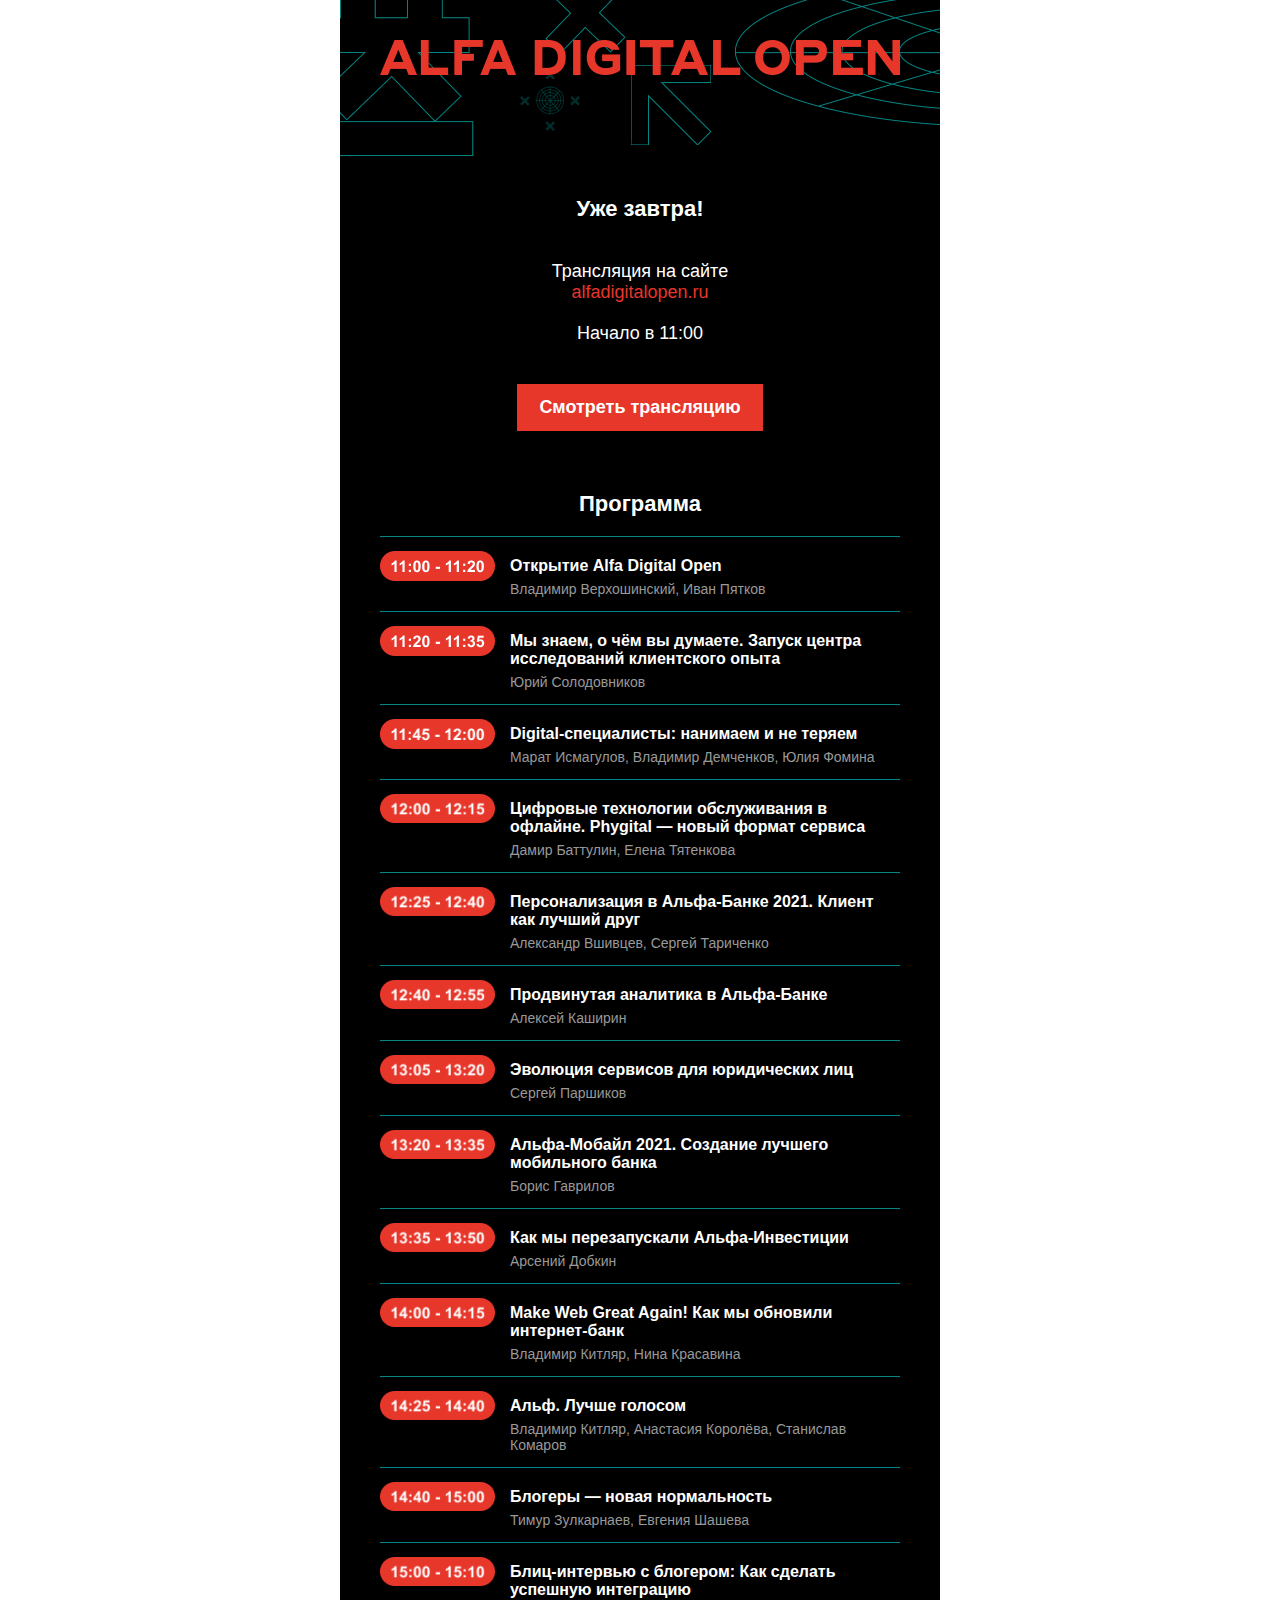
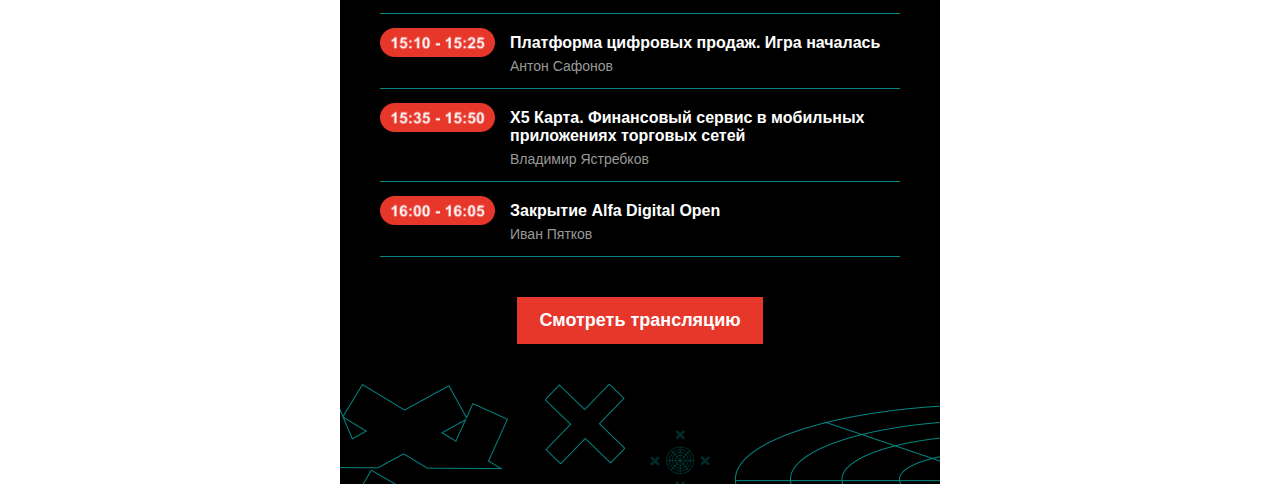
<file: letter-base64.html>
<!DOCTYPE HTML PUBLIC "-//W3C//DTD HTML 4.01 Transitional//EN" "http://www.w3.org/TR/html4/loose.dtd">
<html>

<head>
  <meta http-equiv="Content-Type" content="text/html; charset=utf-8">
  <meta name="viewport" content="width=device-width, initial-scale=1.0">
  <meta http-equiv="X-UA-Compatible" content="IE=edge">
  <meta name="x-apple-disable-message-reformatting">
  <title>ALFA DIGITAL OPEN</title>
  <style type="text/css">
    body {
      font-family: Arial, Helvetica, sans-serif;
      min-width: 600px;
      max-width: 600px;
      margin: 0 auto;
    }

    html {
      -webkit-text-size-adjust: none;
      -ms-text-size-adjust: none
    }
  </style>
  <style type="text/css">
    @-ms-viewport {
      width: device-width
    }
  </style>
  <!--[if (gte mso 9)|(IE)]>
	<style type="text/css">.not_for_outlook{mso-hide:all!important;display:none!important;font-size:0;max-height:0;line-height:0;mso-hide:all}</style>
	<![endif]-->
</head>

<body style="padding:0;margin:0 auto;">
  <span class="preheader" style="color: transparent; display: none; height: 0; max-height: 0; max-width: 0; opacity: 0; overflow: hidden; mso-hide: all; visibility: hidden; width: 0;">ALFA DIGITAL OPEN</span>
  <div align="center" bgcolor="#000000" color="#FFFFFF" style="word-break:normal;-webkit-text-size-adjust:none;-ms-text-size-adjust:none;line-height:normal;color:#FFFFFF;font-size: 14px; background-color: #000000;">
    <table width="100%" border="0" cellspacing="0" cellpadding="0" style="max-width:600px;line-height:normal;font-family:'Arial,Helvetica,sans-serif;">
      <tr>
        <td align="center">
          <!--[if (gte mso 9)|(IE)]>
					<table width="600" border="0" cellspacing="0" cellpadding="0" style="min-width:600px;max-width:600px;">
					<tr>
					<td align="center">
					<![endif]-->
          <div style="overflow:hidden">
            <table width="100%" border="0" cellspacing="0" cellpadding="0" style="min-width:600px;max-width:600px;background-color:#000000;" bgcolor="#000000">
              <tr>
                <td align="center">

                  <table width="100%" border="0" cellspacing="0" cellpadding="0" style="width:100%;min-width:600px;max-width:600px;">
                    
                    <tr><img src="[data-uri]" style="max-width:100%;display:block;" width="600px" alt=""></tr>
                  </table>
                  <table width="100%" border="0" cellspacing="0" cellpadding="0" style="width:100%;min-width:600px;max-width:600px;">
                    <tr>
                      <td style="max-width:177px;min-width:177px;" width="177px">&#160;</td>
                      <td style="max-width:246px;min-width:246px;" width="246px">
                        <div style="height:40px;line-height:40px;font-size:0;display:block">&#160;</div>
                        <font style="
                          color: #FFFFFF;
                          font-size: 22px;
                          line-height: 25px;
                          text-align: center;
                          display: block;
                          font-weight: 700;
                          font-family: Arial, Helvetica, sans-serif;
                          -webkit-text-size-adjust:none;">Уже завтра!
                        </font>
                        <div style="height:40px;line-height:40px;font-size:0;display:block">&#160;</div>
                      </td>
                      <td style="max-width:177px;min-width:177px;" width="177px">&#160;</td>
                    </tr>
                    <tr>
                      <td style="max-width:177px;min-width:177px;" width="177px">&#160;</td>
                      <td style="max-width:246px;min-width:246px;" width="246px">
                        <font style="
                          color: #FFFFFF;
                          font-size: 18px;
                          line-height: 21px;
                          text-align: center;
                          display: block;
                          font-weight: 400;
                          font-family: Arial, Helvetica, sans-serif;
                          -webkit-text-size-adjust:none;">Трансляция на сайте<br />
                          <a href="https://alfadigitalopen.ru" target="_blank" style="
													color: #E7362A !important;
													font-family:  Arial, Helvetica, sans-serif;
													text-decoration: none !important;
													-webkit-text-size-adjust:none;">alfadigitalopen.ru</a>
                        </font>
                        <div style="height:20px;line-height:20px;font-size:0;display:block">&#160;</div>
                        <font style="
                          color: #FFFFFF;
                          font-size: 18px;
                          line-height: 21px;
                          text-align: center;
                          display: block;
                          font-weight: 400;
                          font-family: Arial, Helvetica, sans-serif;
                          -webkit-text-size-adjust:none;">Начало в 11:00
                        </font>
                        <div style="height:40px;line-height:40px;font-size:0;display:block">&#160;</div>
                      </td>
                      <td style="max-width:177px;min-width:177px;" width="177px">&#160;</td>
                    </tr>
                    <tr>
                      <td style="max-width:177px;min-width:177px;" width="177px">&#160;</td>
                      <td style="max-width:246px;min-width:246px;" width="246px">
                        <a href="https://alfadigitalopen.ru" target="_blank" style="
                          text-decoration: none !important;">
                          <table width="100%" border="0" cellspacing="0" cellpadding="0" style="width:100%;min-width:246px;max-width:246px;background-color:#E7362A;" bgcolor="#E7362A">
                            <tr>
                              <td>
                                <div style="height:13px;line-height:13px;font-size:0;display:block">&#160;</div>
                                <font style="
                                  color: #FFFFFF;
                                  font-size: 18px;
                                  line-height: 21px;
                                  text-align: center;
                                  display: block;
                                  font-weight: 700;
                                  font-family: Arial, Helvetica, sans-serif;
                                  -webkit-text-size-adjust:none;">Смотреть трансляцию
                                </font>
                                <div style="height:13px;line-height:13px;font-size:0;display:block">&#160;</div>
                              </td>
                            </tr>
                          </table>
                        </a>
                        <div style="height:60px;line-height:60px;font-size:0;display:block">&#160;</div>
                      </td>
                      <td style="max-width:177px;min-width:177px;" width="177px">&#160;</td>
                    </tr>
                    <tr>
                      <td style="max-width:177px;min-width:177px;" width="177px">&#160;</td>
                      <td style="max-width:246px;min-width:246px;" width="246px">
                        <font style="
                          color: #FFFFFF;
                          font-size: 22px;
                          line-height: 25px;
                          text-align: center;
                          display: block;
                          font-weight: 700;
                          font-family: Arial, Helvetica, sans-serif;
                          -webkit-text-size-adjust:none;">Программа
                        </font>
                        <div style="height:20px;line-height:20px;font-size:0;display:block">&#160;</div>
                      </td>
                      <td style="max-width:177px;min-width:177px;" width="177px">&#160;</td>
                    </tr>
                  </table>

                  <table width="100%" border="0" cellspacing="0" cellpadding="0" style="width:100%;min-width:600px;max-width:600px;">
                    <tr>
                      <td style="max-width:40px;min-width:40px;" width="40px">&#160;</td>
                      <td style="max-width:520px;min-width:520px;" width="520px">
                        <table width="100%" height="1px" border="0" cellspacing="0" cellpadding="0" style="width:100%;height:1px;min-width:520px;max-width:520px;background-color:#048783;" bgcolor="#048783"></table>
                        <div style="height:14px;line-height:14px;font-size:0;display:block">&#160;</div>
                        <table width="100%" border="0" cellspacing="0" cellpadding="0" style="width:100%;min-width:520px;max-width:520px;">
                          <tr>
                            <td style="max-width:115px;min-width:115px;vertical-align:top;" valign="top" width="115px">
                              <img src="[data-uri]" style="max-width:100%;display:block;" width="115px" alt="">
                            </td>
                            <td style="max-width:15px;min-width:15px;" width="15px">&#160;</td>
                            <td style="max-width:390px;min-width:390px;vertical-align:top;" valign="top" width="390px">
                              <div style="height:6px;line-height:6px;font-size:0;display:block">&#160;</div>
                              <font style="
                                color: #FFFFFF;
                                font-size: 16px;
                                line-height: 18px;
                                text-align: left;
                                display: block;
                                font-weight: 700;
                                font-family: Arial, Helvetica, sans-serif;
                                -webkit-text-size-adjust:none;">Открытие Alfa Digital Open
                              </font>
                              <div style="height:6px;line-height:6px;font-size:0;display:block">&#160;</div>
                              <font style="
                                color: #FFFFFF;
                                font-size: 14px;
                                line-height: 16px;
                                text-align: left;
                                display: block;
                                font-weight: 400;
                                color: #999999;
                                font-family: Arial, Helvetica, sans-serif;
                                -webkit-text-size-adjust:none;">Владимир Верхошинский, Иван Пятков
                              </font>
                            </td>
                          </tr>
                        </table>
                        <div style="height:14px;line-height:14px;font-size:0;display:block">&#160;</div>
                      </td>
                      <td style="max-width:40px;min-width:40px;" width="40px">&#160;</td>
                    </tr>

                    <tr>
                      <td style="max-width:40px;min-width:40px;" width="40px">&#160;</td>
                      <td style="max-width:520px;min-width:520px;" width="520px">
                        <table width="100%" height="1px" border="0" cellspacing="0" cellpadding="0" style="width:100%;height:1px;min-width:520px;max-width:520px;background-color:#048783;" bgcolor="#048783"></table>
                        <div style="height:14px;line-height:14px;font-size:0;display:block">&#160;</div>
                        <table width="100%" border="0" cellspacing="0" cellpadding="0" style="width:100%;min-width:520px;max-width:520px;">
                          <tr>
                            <td style="max-width:115px;min-width:115px;vertical-align:top;" valign="top" width="115px">
                              <img src="[data-uri]" style="max-width:100%;display:block;" width="115px" alt="">
                            </td>
                            <td style="max-width:15px;min-width:15px;" width="15px">&#160;</td>
                            <td style="max-width:390px;min-width:390px;vertical-align:top;" valign="top" width="390px">
                              <div style="height:6px;line-height:6px;font-size:0;display:block">&#160;</div>
                              <font style="
                                color: #FFFFFF;
                                font-size: 16px;
                                line-height: 18px;
                                text-align: left;
                                display: block;
                                font-weight: 700;
                                font-family: Arial, Helvetica, sans-serif;
                                -webkit-text-size-adjust:none;">Мы знаем, о чём вы думаете. Запуск центра исследований клиентского опыта
                              </font>
                              <div style="height:6px;line-height:6px;font-size:0;display:block">&#160;</div>
                              <font style="
                                color: #FFFFFF;
                                font-size: 14px;
                                line-height: 16px;
                                text-align: left;
                                display: block;
                                font-weight: 400;
                                color: #999999;
                                font-family: Arial, Helvetica, sans-serif;
                                -webkit-text-size-adjust:none;">Юрий Солодовников
                              </font>
                            </td>
                          </tr>
                        </table>
                        <div style="height:14px;line-height:14px;font-size:0;display:block">&#160;</div>
                      </td>
                      <td style="max-width:40px;min-width:40px;" width="40px">&#160;</td>
                    </tr>

                    <tr>
                      <td style="max-width:40px;min-width:40px;" width="40px">&#160;</td>
                      <td style="max-width:520px;min-width:520px;" width="520px">
                        <table width="100%" height="1px" border="0" cellspacing="0" cellpadding="0" style="width:100%;height:1px;min-width:520px;max-width:520px;background-color:#048783;" bgcolor="#048783"></table>
                        <div style="height:14px;line-height:14px;font-size:0;display:block">&#160;</div>
                        <table width="100%" border="0" cellspacing="0" cellpadding="0" style="width:100%;min-width:520px;max-width:520px;">
                          <tr>
                            <td style="max-width:115px;min-width:115px;vertical-align:top;" valign="top" width="115px">
                              <img src="[data-uri]" style="max-width:100%;display:block;" width="115px" alt="">
                            </td>
                            <td style="max-width:15px;min-width:15px;" width="15px">&#160;</td>
                            <td style="max-width:390px;min-width:390px;vertical-align:top;" valign="top" width="390px">
                              <div style="height:6px;line-height:6px;font-size:0;display:block">&#160;</div>
                              <font style="
                                color: #FFFFFF;
                                font-size: 16px;
                                line-height: 18px;
                                text-align: left;
                                display: block;
                                font-weight: 700;
                                font-family: Arial, Helvetica, sans-serif;
                                -webkit-text-size-adjust:none;">Digital-специалисты: нанимаем и не теряем
                              </font>
                              <div style="height:6px;line-height:6px;font-size:0;display:block">&#160;</div>
                              <font style="
                                color: #FFFFFF;
                                font-size: 14px;
                                line-height: 16px;
                                text-align: left;
                                display: block;
                                font-weight: 400;
                                color: #999999;
                                font-family: Arial, Helvetica, sans-serif;
                                -webkit-text-size-adjust:none;">Марат Исмагулов, Владимир Демченков, Юлия Фомина
                              </font>
                            </td>
                          </tr>
                        </table>
                        <div style="height:14px;line-height:14px;font-size:0;display:block">&#160;</div>
                      </td>
                      <td style="max-width:40px;min-width:40px;" width="40px">&#160;</td>
                    </tr>

                    <tr>
                      <td style="max-width:40px;min-width:40px;" width="40px">&#160;</td>
                      <td style="max-width:520px;min-width:520px;" width="520px">
                        <table width="100%" height="1px" border="0" cellspacing="0" cellpadding="0" style="width:100%;height:1px;min-width:520px;max-width:520px;background-color:#048783;" bgcolor="#048783"></table>
                        <div style="height:14px;line-height:14px;font-size:0;display:block">&#160;</div>
                        <table width="100%" border="0" cellspacing="0" cellpadding="0" style="width:100%;min-width:520px;max-width:520px;">
                          <tr>
                            <td style="max-width:115px;min-width:115px;vertical-align:top;" valign="top" width="115px">
                              <img src="[data-uri]" style="max-width:100%;display:block;" width="115px" alt="">
                            </td>
                            <td style="max-width:15px;min-width:15px;" width="15px">&#160;</td>
                            <td style="max-width:390px;min-width:390px;vertical-align:top;" valign="top" width="390px">
                              <div style="height:6px;line-height:6px;font-size:0;display:block">&#160;</div>
                              <font style="
                                color: #FFFFFF;
                                font-size: 16px;
                                line-height: 18px;
                                text-align: left;
                                display: block;
                                font-weight: 700;
                                font-family: Arial, Helvetica, sans-serif;
                                -webkit-text-size-adjust:none;">Цифровые технологии обслуживания в офлайне. Phygital — новый формат сервиса
                              </font>
                              <div style="height:6px;line-height:6px;font-size:0;display:block">&#160;</div>
                              <font style="
                                color: #FFFFFF;
                                font-size: 14px;
                                line-height: 16px;
                                text-align: left;
                                display: block;
                                font-weight: 400;
                                color: #999999;
                                font-family: Arial, Helvetica, sans-serif;
                                -webkit-text-size-adjust:none;">Дамир Баттулин, Елена Тятенкова
                              </font>
                            </td>
                          </tr>
                        </table>
                        <div style="height:14px;line-height:14px;font-size:0;display:block">&#160;</div>
                      </td>
                      <td style="max-width:40px;min-width:40px;" width="40px">&#160;</td>
                    </tr>

                    <tr>
                      <td style="max-width:40px;min-width:40px;" width="40px">&#160;</td>
                      <td style="max-width:520px;min-width:520px;" width="520px">
                        <table width="100%" height="1px" border="0" cellspacing="0" cellpadding="0" style="width:100%;height:1px;min-width:520px;max-width:520px;background-color:#048783;" bgcolor="#048783"></table>
                        <div style="height:14px;line-height:14px;font-size:0;display:block">&#160;</div>
                        <table width="100%" border="0" cellspacing="0" cellpadding="0" style="width:100%;min-width:520px;max-width:520px;">
                          <tr>
                            <td style="max-width:115px;min-width:115px;vertical-align:top;" valign="top" width="115px">
                              <img src="[data-uri]" style="max-width:100%;display:block;" width="115px" alt="">
                            </td>
                            <td style="max-width:15px;min-width:15px;" width="15px">&#160;</td>
                            <td style="max-width:390px;min-width:390px;vertical-align:top;" valign="top" width="390px">
                              <div style="height:6px;line-height:6px;font-size:0;display:block">&#160;</div>
                              <font style="
                                color: #FFFFFF;
                                font-size: 16px;
                                line-height: 18px;
                                text-align: left;
                                display: block;
                                font-weight: 700;
                                font-family: Arial, Helvetica, sans-serif;
                                -webkit-text-size-adjust:none;">Персонализация в Альфа-Банке 2021. Клиент как лучший друг
                              </font>
                              <div style="height:6px;line-height:6px;font-size:0;display:block">&#160;</div>
                              <font style="
                                color: #FFFFFF;
                                font-size: 14px;
                                line-height: 16px;
                                text-align: left;
                                display: block;
                                font-weight: 400;
                                color: #999999;
                                font-family: Arial, Helvetica, sans-serif;
                                -webkit-text-size-adjust:none;">Александр Вшивцев, Сергей Тариченко
                              </font>
                            </td>
                          </tr>
                        </table>
                        <div style="height:14px;line-height:14px;font-size:0;display:block">&#160;</div>
                      </td>
                      <td style="max-width:40px;min-width:40px;" width="40px">&#160;</td>
                    </tr>

                    <tr>
                      <td style="max-width:40px;min-width:40px;" width="40px">&#160;</td>
                      <td style="max-width:520px;min-width:520px;" width="520px">
                        <table width="100%" height="1px" border="0" cellspacing="0" cellpadding="0" style="width:100%;height:1px;min-width:520px;max-width:520px;background-color:#048783;" bgcolor="#048783"></table>
                        <div style="height:14px;line-height:14px;font-size:0;display:block">&#160;</div>
                        <table width="100%" border="0" cellspacing="0" cellpadding="0" style="width:100%;min-width:520px;max-width:520px;">
                          <tr>
                            <td style="max-width:115px;min-width:115px;vertical-align:top;" valign="top" width="115px">
                              <img src="[data-uri]" style="max-width:100%;display:block;" width="115px" alt="">
                            </td>
                            <td style="max-width:15px;min-width:15px;" width="15px">&#160;</td>
                            <td style="max-width:390px;min-width:390px;vertical-align:top;" valign="top" width="390px">
                              <div style="height:6px;line-height:6px;font-size:0;display:block">&#160;</div>
                              <font style="
                                color: #FFFFFF;
                                font-size: 16px;
                                line-height: 18px;
                                text-align: left;
                                display: block;
                                font-weight: 700;
                                font-family: Arial, Helvetica, sans-serif;
                                -webkit-text-size-adjust:none;">Продвинутая аналитика в Альфа-Банке
                              </font>
                              <div style="height:6px;line-height:6px;font-size:0;display:block">&#160;</div>
                              <font style="
                                color: #FFFFFF;
                                font-size: 14px;
                                line-height: 16px;
                                text-align: left;
                                display: block;
                                font-weight: 400;
                                color: #999999;
                                font-family: Arial, Helvetica, sans-serif;
                                -webkit-text-size-adjust:none;">Алексей Каширин
                              </font>
                            </td>
                          </tr>
                        </table>
                        <div style="height:14px;line-height:14px;font-size:0;display:block">&#160;</div>
                      </td>
                      <td style="max-width:40px;min-width:40px;" width="40px">&#160;</td>
                    </tr>

                    <tr>
                      <td style="max-width:40px;min-width:40px;" width="40px">&#160;</td>
                      <td style="max-width:520px;min-width:520px;" width="520px">
                        <table width="100%" height="1px" border="0" cellspacing="0" cellpadding="0" style="width:100%;height:1px;min-width:520px;max-width:520px;background-color:#048783;" bgcolor="#048783"></table>
                        <div style="height:14px;line-height:14px;font-size:0;display:block">&#160;</div>
                        <table width="100%" border="0" cellspacing="0" cellpadding="0" style="width:100%;min-width:520px;max-width:520px;">
                          <tr>
                            <td style="max-width:115px;min-width:115px;vertical-align:top;" valign="top" width="115px">
                              <img src="[data-uri]" style="max-width:100%;display:block;" width="115px" alt="">
                            </td>
                            <td style="max-width:15px;min-width:15px;" width="15px">&#160;</td>
                            <td style="max-width:390px;min-width:390px;vertical-align:top;" valign="top" width="390px">
                              <div style="height:6px;line-height:6px;font-size:0;display:block">&#160;</div>
                              <font style="
                                color: #FFFFFF;
                                font-size: 16px;
                                line-height: 18px;
                                text-align: left;
                                display: block;
                                font-weight: 700;
                                font-family: Arial, Helvetica, sans-serif;
                                -webkit-text-size-adjust:none;">Эволюция сервисов для юридических лиц
                              </font>
                              <div style="height:6px;line-height:6px;font-size:0;display:block">&#160;</div>
                              <font style="
                                color: #FFFFFF;
                                font-size: 14px;
                                line-height: 16px;
                                text-align: left;
                                display: block;
                                font-weight: 400;
                                color: #999999;
                                font-family: Arial, Helvetica, sans-serif;
                                -webkit-text-size-adjust:none;">Сергей Паршиков
                              </font>
                            </td>
                          </tr>
                        </table>
                        <div style="height:14px;line-height:14px;font-size:0;display:block">&#160;</div>
                      </td>
                      <td style="max-width:40px;min-width:40px;" width="40px">&#160;</td>
                    </tr>

                    <tr>
                      <td style="max-width:40px;min-width:40px;" width="40px">&#160;</td>
                      <td style="max-width:520px;min-width:520px;" width="520px">
                        <table width="100%" height="1px" border="0" cellspacing="0" cellpadding="0" style="width:100%;height:1px;min-width:520px;max-width:520px;background-color:#048783;" bgcolor="#048783"></table>
                        <div style="height:14px;line-height:14px;font-size:0;display:block">&#160;</div>
                        <table width="100%" border="0" cellspacing="0" cellpadding="0" style="width:100%;min-width:520px;max-width:520px;">
                          <tr>
                            <td style="max-width:115px;min-width:115px;vertical-align:top;" valign="top" width="115px">
                              <img src="[data-uri]" style="max-width:100%;display:block;" width="115px" alt="">
                            </td>
                            <td style="max-width:15px;min-width:15px;" width="15px">&#160;</td>
                            <td style="max-width:390px;min-width:390px;vertical-align:top;" valign="top" width="390px">
                              <div style="height:6px;line-height:6px;font-size:0;display:block">&#160;</div>
                              <font style="
                                color: #FFFFFF;
                                font-size: 16px;
                                line-height: 18px;
                                text-align: left;
                                display: block;
                                font-weight: 700;
                                font-family: Arial, Helvetica, sans-serif;
                                -webkit-text-size-adjust:none;">Альфа-Мобайл 2021. Создание лучшего мобильного банка
                              </font>
                              <div style="height:6px;line-height:6px;font-size:0;display:block">&#160;</div>
                              <font style="
                                color: #FFFFFF;
                                font-size: 14px;
                                line-height: 16px;
                                text-align: left;
                                display: block;
                                font-weight: 400;
                                color: #999999;
                                font-family: Arial, Helvetica, sans-serif;
                                -webkit-text-size-adjust:none;">Борис Гаврилов
                              </font>
                            </td>
                          </tr>
                        </table>
                        <div style="height:14px;line-height:14px;font-size:0;display:block">&#160;</div>
                      </td>
                      <td style="max-width:40px;min-width:40px;" width="40px">&#160;</td>
                    </tr>

                    <tr>
                      <td style="max-width:40px;min-width:40px;" width="40px">&#160;</td>
                      <td style="max-width:520px;min-width:520px;" width="520px">
                        <table width="100%" height="1px" border="0" cellspacing="0" cellpadding="0" style="width:100%;height:1px;min-width:520px;max-width:520px;background-color:#048783;" bgcolor="#048783"></table>
                        <div style="height:14px;line-height:14px;font-size:0;display:block">&#160;</div>
                        <table width="100%" border="0" cellspacing="0" cellpadding="0" style="width:100%;min-width:520px;max-width:520px;">
                          <tr>
                            <td style="max-width:115px;min-width:115px;vertical-align:top;" valign="top" width="115px">
                              <img src="[data-uri]" style="max-width:100%;display:block;" width="115px" alt="">
                            </td>
                            <td style="max-width:15px;min-width:15px;" width="15px">&#160;</td>
                            <td style="max-width:390px;min-width:390px;vertical-align:top;" valign="top" width="390px">
                              <div style="height:6px;line-height:6px;font-size:0;display:block">&#160;</div>
                              <font style="
                                color: #FFFFFF;
                                font-size: 16px;
                                line-height: 18px;
                                text-align: left;
                                display: block;
                                font-weight: 700;
                                font-family: Arial, Helvetica, sans-serif;
                                -webkit-text-size-adjust:none;">Как мы перезапускали Альфа-Инвестиции
                              </font>
                              <div style="height:6px;line-height:6px;font-size:0;display:block">&#160;</div>
                              <font style="
                                color: #FFFFFF;
                                font-size: 14px;
                                line-height: 16px;
                                text-align: left;
                                display: block;
                                font-weight: 400;
                                color: #999999;
                                font-family: Arial, Helvetica, sans-serif;
                                -webkit-text-size-adjust:none;">Арсений Добкин
                              </font>
                            </td>
                          </tr>
                        </table>
                        <div style="height:14px;line-height:14px;font-size:0;display:block">&#160;</div>
                      </td>
                      <td style="max-width:40px;min-width:40px;" width="40px">&#160;</td>
                    </tr>

                    <tr>
                      <td style="max-width:40px;min-width:40px;" width="40px">&#160;</td>
                      <td style="max-width:520px;min-width:520px;" width="520px">
                        <table width="100%" height="1px" border="0" cellspacing="0" cellpadding="0" style="width:100%;height:1px;min-width:520px;max-width:520px;background-color:#048783;" bgcolor="#048783"></table>
                        <div style="height:14px;line-height:14px;font-size:0;display:block">&#160;</div>
                        <table width="100%" border="0" cellspacing="0" cellpadding="0" style="width:100%;min-width:520px;max-width:520px;">
                          <tr>
                            <td style="max-width:115px;min-width:115px;vertical-align:top;" valign="top" width="115px">
                              <img src="[data-uri]" style="max-width:100%;display:block;" width="115px" alt="">
                            </td>
                            <td style="max-width:15px;min-width:15px;" width="15px">&#160;</td>
                            <td style="max-width:390px;min-width:390px;vertical-align:top;" valign="top" width="390px">
                              <div style="height:6px;line-height:6px;font-size:0;display:block">&#160;</div>
                              <font style="
                                color: #FFFFFF;
                                font-size: 16px;
                                line-height: 18px;
                                text-align: left;
                                display: block;
                                font-weight: 700;
                                font-family: Arial, Helvetica, sans-serif;
                                -webkit-text-size-adjust:none;">Make Web Great Again! Как мы обновили интернет-банк
                              </font>
                              <div style="height:6px;line-height:6px;font-size:0;display:block">&#160;</div>
                              <font style="
                                color: #FFFFFF;
                                font-size: 14px;
                                line-height: 16px;
                                text-align: left;
                                display: block;
                                font-weight: 400;
                                color: #999999;
                                font-family: Arial, Helvetica, sans-serif;
                                -webkit-text-size-adjust:none;">Владимир Китляр, Нина Красавина
                              </font>
                            </td>
                          </tr>
                        </table>
                        <div style="height:14px;line-height:14px;font-size:0;display:block">&#160;</div>
                      </td>
                      <td style="max-width:40px;min-width:40px;" width="40px">&#160;</td>
                    </tr>

                    <tr>
                      <td style="max-width:40px;min-width:40px;" width="40px">&#160;</td>
                      <td style="max-width:520px;min-width:520px;" width="520px">
                        <table width="100%" height="1px" border="0" cellspacing="0" cellpadding="0" style="width:100%;height:1px;min-width:520px;max-width:520px;background-color:#048783;" bgcolor="#048783"></table>
                        <div style="height:14px;line-height:14px;font-size:0;display:block">&#160;</div>
                        <table width="100%" border="0" cellspacing="0" cellpadding="0" style="width:100%;min-width:520px;max-width:520px;">
                          <tr>
                            <td style="max-width:115px;min-width:115px;vertical-align:top;" valign="top" width="115px">
                              <img src="[data-uri]" style="max-width:100%;display:block;" width="115px" alt="">
                            </td>
                            <td style="max-width:15px;min-width:15px;" width="15px">&#160;</td>
                            <td style="max-width:390px;min-width:390px;vertical-align:top;" valign="top" width="390px">
                              <div style="height:6px;line-height:6px;font-size:0;display:block">&#160;</div>
                              <font style="
                                color: #FFFFFF;
                                font-size: 16px;
                                line-height: 18px;
                                text-align: left;
                                display: block;
                                font-weight: 700;
                                font-family: Arial, Helvetica, sans-serif;
                                -webkit-text-size-adjust:none;">Альф. Лучше голосом
                              </font>
                              <div style="height:6px;line-height:6px;font-size:0;display:block">&#160;</div>
                              <font style="
                                color: #FFFFFF;
                                font-size: 14px;
                                line-height: 16px;
                                text-align: left;
                                display: block;
                                font-weight: 400;
                                color: #999999;
                                font-family: Arial, Helvetica, sans-serif;
                                -webkit-text-size-adjust:none;">Владимир Китляр, Анастасия Королёва, Станислав Комаров
                              </font>
                            </td>
                          </tr>
                        </table>
                        <div style="height:14px;line-height:14px;font-size:0;display:block">&#160;</div>
                      </td>
                      <td style="max-width:40px;min-width:40px;" width="40px">&#160;</td>
                    </tr>

                    <tr>
                      <td style="max-width:40px;min-width:40px;" width="40px">&#160;</td>
                      <td style="max-width:520px;min-width:520px;" width="520px">
                        <table width="100%" height="1px" border="0" cellspacing="0" cellpadding="0" style="width:100%;height:1px;min-width:520px;max-width:520px;background-color:#048783;" bgcolor="#048783"></table>
                        <div style="height:14px;line-height:14px;font-size:0;display:block">&#160;</div>
                        <table width="100%" border="0" cellspacing="0" cellpadding="0" style="width:100%;min-width:520px;max-width:520px;">
                          <tr>
                            <td style="max-width:115px;min-width:115px;vertical-align:top;" valign="top" width="115px">
                              <img src="[data-uri]" style="max-width:100%;display:block;" width="115px" alt="">
                            </td>
                            <td style="max-width:15px;min-width:15px;" width="15px">&#160;</td>
                            <td style="max-width:390px;min-width:390px;vertical-align:top;" valign="top" width="390px">
                              <div style="height:6px;line-height:6px;font-size:0;display:block">&#160;</div>
                              <font style="
                                color: #FFFFFF;
                                font-size: 16px;
                                line-height: 18px;
                                text-align: left;
                                display: block;
                                font-weight: 700;
                                font-family: Arial, Helvetica, sans-serif;
                                -webkit-text-size-adjust:none;">Блогеры — новая нормальность
                              </font>
                              <div style="height:6px;line-height:6px;font-size:0;display:block">&#160;</div>
                              <font style="
                                color: #FFFFFF;
                                font-size: 14px;
                                line-height: 16px;
                                text-align: left;
                                display: block;
                                font-weight: 400;
                                color: #999999;
                                font-family: Arial, Helvetica, sans-serif;
                                -webkit-text-size-adjust:none;">Тимур Зулкарнаев, Евгения Шашева
                              </font>
                            </td>
                          </tr>
                        </table>
                        <div style="height:14px;line-height:14px;font-size:0;display:block">&#160;</div>
                      </td>
                      <td style="max-width:40px;min-width:40px;" width="40px">&#160;</td>
                    </tr>

                    <tr>
                      <td style="max-width:40px;min-width:40px;" width="40px">&#160;</td>
                      <td style="max-width:520px;min-width:520px;" width="520px">
                        <table width="100%" height="1px" border="0" cellspacing="0" cellpadding="0" style="width:100%;height:1px;min-width:520px;max-width:520px;background-color:#048783;" bgcolor="#048783"></table>
                        <div style="height:14px;line-height:14px;font-size:0;display:block">&#160;</div>
                        <table width="100%" border="0" cellspacing="0" cellpadding="0" style="width:100%;min-width:520px;max-width:520px;">
                          <tr>
                            <td style="max-width:115px;min-width:115px;vertical-align:top;" valign="top" width="115px">
                              <img src="[data-uri]" style="max-width:100%;display:block;" width="115px" alt="">
                            </td>
                            <td style="max-width:15px;min-width:15px;" width="15px">&#160;</td>
                            <td style="max-width:390px;min-width:390px;vertical-align:top;" valign="top" width="390px">
                              <div style="height:6px;line-height:6px;font-size:0;display:block">&#160;</div>
                              <font style="
                                color: #FFFFFF;
                                font-size: 16px;
                                line-height: 18px;
                                text-align: left;
                                display: block;
                                font-weight: 700;
                                font-family: Arial, Helvetica, sans-serif;
                                -webkit-text-size-adjust:none;">Блиц-интервью с блогером: Как сделать успешную интеграцию
                              </font>
                            </td>
                          </tr>
                        </table>
                        <div style="height:14px;line-height:14px;font-size:0;display:block">&#160;</div>
                      </td>
                      <td style="max-width:40px;min-width:40px;" width="40px">&#160;</td>
                    </tr>

                    <tr>
                      <td style="max-width:40px;min-width:40px;" width="40px">&#160;</td>
                      <td style="max-width:520px;min-width:520px;" width="520px">
                        <table width="100%" height="1px" border="0" cellspacing="0" cellpadding="0" style="width:100%;height:1px;min-width:520px;max-width:520px;background-color:#048783;" bgcolor="#048783"></table>
                        <div style="height:14px;line-height:14px;font-size:0;display:block">&#160;</div>
                        <table width="100%" border="0" cellspacing="0" cellpadding="0" style="width:100%;min-width:520px;max-width:520px;">
                          <tr>
                            <td style="max-width:115px;min-width:115px;vertical-align:top;" valign="top" width="115px">
                              <img src="[data-uri]" style="max-width:100%;display:block;" width="115px" alt="">
                            </td>
                            <td style="max-width:15px;min-width:15px;" width="15px">&#160;</td>
                            <td style="max-width:390px;min-width:390px;vertical-align:top;" valign="top" width="390px">
                              <div style="height:6px;line-height:6px;font-size:0;display:block">&#160;</div>
                              <font style="
                                color: #FFFFFF;
                                font-size: 16px;
                                line-height: 18px;
                                text-align: left;
                                display: block;
                                font-weight: 700;
                                font-family: Arial, Helvetica, sans-serif;
                                -webkit-text-size-adjust:none;">Платформа цифровых продаж. Игра началась
                              </font>
                              <div style="height:6px;line-height:6px;font-size:0;display:block">&#160;</div>
                              <font style="
                                color: #FFFFFF;
                                font-size: 14px;
                                line-height: 16px;
                                text-align: left;
                                display: block;
                                font-weight: 400;
                                color: #999999;
                                font-family: Arial, Helvetica, sans-serif;
                                -webkit-text-size-adjust:none;">Антон Сафонов
                              </font>
                            </td>
                          </tr>
                        </table>
                        <div style="height:14px;line-height:14px;font-size:0;display:block">&#160;</div>
                      </td>
                      <td style="max-width:40px;min-width:40px;" width="40px">&#160;</td>
                    </tr>

                    <tr>
                      <td style="max-width:40px;min-width:40px;" width="40px">&#160;</td>
                      <td style="max-width:520px;min-width:520px;" width="520px">
                        <table width="100%" height="1px" border="0" cellspacing="0" cellpadding="0" style="width:100%;height:1px;min-width:520px;max-width:520px;background-color:#048783;" bgcolor="#048783"></table>
                        <div style="height:14px;line-height:14px;font-size:0;display:block">&#160;</div>
                        <table width="100%" border="0" cellspacing="0" cellpadding="0" style="width:100%;min-width:520px;max-width:520px;">
                          <tr>
                            <td style="max-width:115px;min-width:115px;vertical-align:top;" valign="top" width="115px">
                              <img src="[data-uri]" style="max-width:100%;display:block;" width="115px" alt="">
                            </td>
                            <td style="max-width:15px;min-width:15px;" width="15px">&#160;</td>
                            <td style="max-width:390px;min-width:390px;vertical-align:top;" valign="top" width="390px">
                              <div style="height:6px;line-height:6px;font-size:0;display:block">&#160;</div>
                              <font style="
                                color: #FFFFFF;
                                font-size: 16px;
                                line-height: 18px;
                                text-align: left;
                                display: block;
                                font-weight: 700;
                                font-family: Arial, Helvetica, sans-serif;
                                -webkit-text-size-adjust:none;">X5 Карта. Финансовый сервис в мобильных приложениях торговых сетей
                              </font>
                              <div style="height:6px;line-height:6px;font-size:0;display:block">&#160;</div>
                              <font style="
                                color: #FFFFFF;
                                font-size: 14px;
                                line-height: 16px;
                                text-align: left;
                                display: block;
                                font-weight: 400;
                                color: #999999;
                                font-family: Arial, Helvetica, sans-serif;
                                -webkit-text-size-adjust:none;">Владимир Ястребков
                              </font>
                            </td>
                          </tr>
                        </table>
                        <div style="height:14px;line-height:14px;font-size:0;display:block">&#160;</div>
                      </td>
                      <td style="max-width:40px;min-width:40px;" width="40px">&#160;</td>
                    </tr>

                    <tr>
                      <td style="max-width:40px;min-width:40px;" width="40px">&#160;</td>
                      <td style="max-width:520px;min-width:520px;" width="520px">
                        <table width="100%" height="1px" border="0" cellspacing="0" cellpadding="0" style="width:100%;height:1px;min-width:520px;max-width:520px;background-color:#048783;" bgcolor="#048783"></table>
                        <div style="height:14px;line-height:14px;font-size:0;display:block">&#160;</div>
                        <table width="100%" border="0" cellspacing="0" cellpadding="0" style="width:100%;min-width:520px;max-width:520px;">
                          <tr>
                            <td style="max-width:115px;min-width:115px;vertical-align:top;" valign="top" width="115px">
                              <img src="[data-uri]" style="max-width:100%;display:block;" width="115px" alt="">
                            </td>
                            <td style="max-width:15px;min-width:15px;" width="15px">&#160;</td>
                            <td style="max-width:390px;min-width:390px;vertical-align:top;" valign="top" width="390px">
                              <div style="height:6px;line-height:6px;font-size:0;display:block">&#160;</div>
                              <font style="
                                color: #FFFFFF;
                                font-size: 16px;
                                line-height: 18px;
                                text-align: left;
                                display: block;
                                font-weight: 700;
                                font-family: Arial, Helvetica, sans-serif;
                                -webkit-text-size-adjust:none;">Закрытие Alfa Digital Open
                              </font>
                              <div style="height:6px;line-height:6px;font-size:0;display:block">&#160;</div>
                              <font style="
                                color: #FFFFFF;
                                font-size: 14px;
                                line-height: 16px;
                                text-align: left;
                                display: block;
                                font-weight: 400;
                                color: #999999;
                                font-family: Arial, Helvetica, sans-serif;
                                -webkit-text-size-adjust:none;">Иван Пятков
                              </font>
                            </td>
                          </tr>
                        </table>
                        <div style="height:14px;line-height:14px;font-size:0;display:block">&#160;</div>
                        <table width="100%" height="1px" border="0" cellspacing="0" cellpadding="0" style="width:100%;height:1px;min-width:520px;max-width:520px;background-color:#048783;" bgcolor="#048783"></table>
                      </td>
                      <td style="max-width:40px;min-width:40px;" width="40px">&#160;</td>
                    </tr>
                  </table>

                  <table width="100%" border="0" cellspacing="0" cellpadding="0" style="width:100%;min-width:600px;max-width:600px;">
                    <tr>
                      <td style="max-width:177px;min-width:177px;" width="177px">&#160;</td>
                      <td style="max-width:246px;min-width:246px;" width="246px">
                        <div style="height:40px;line-height:40px;font-size:0;display:block">&#160;</div>
                        <a href="https://alfadigitalopen.ru" target="_blank" style="
                          text-decoration: none !important;">
                          <table width="100%" border="0" cellspacing="0" cellpadding="0" style="width:100%;min-width:246px;max-width:246px;background-color:#E7362A;" bgcolor="#E7362A">
                            <tr>
                              <td>
                                <div style="height:13px;line-height:13px;font-size:0;display:block">&#160;</div>
                                <font style="
                                  color: #FFFFFF;
                                  font-size: 18px;
                                  line-height: 21px;
                                  text-align: center;
                                  display: block;
                                  font-weight: 700;
                                  font-family: Arial, Helvetica, sans-serif;
                                  -webkit-text-size-adjust:none;">Смотреть трансляцию
                                </font>
                                <div style="height:13px;line-height:13px;font-size:0;display:block">&#160;</div>
                              </td>
                            </tr>
                          </table>
                        </a>
                        <div style="height:40px;line-height:40px;font-size:0;display:block">&#160;</div>
                      </td>
                      <td style="max-width:177px;min-width:177px;" width="177px">&#160;</td>
                    </tr>
                  </table>

                  <table width="100%" border="0" cellspacing="0" cellpadding="0" style="width:100%;min-width:600px;max-width:600px;">
                    <tr><img src="[data-uri]" style="max-width:100%;display:block;" width="600px" alt=""></tr>
                  </table>
                  
                </td>
              </tr>
            </table>
          </div>
          <!--[if (gte mso 9)|(IE)]>
					</td>
					</tr>
					</table>
					<![endif]-->
        </td>
      </tr>
    </table>
  </div>
</body>

</html>
</file>
